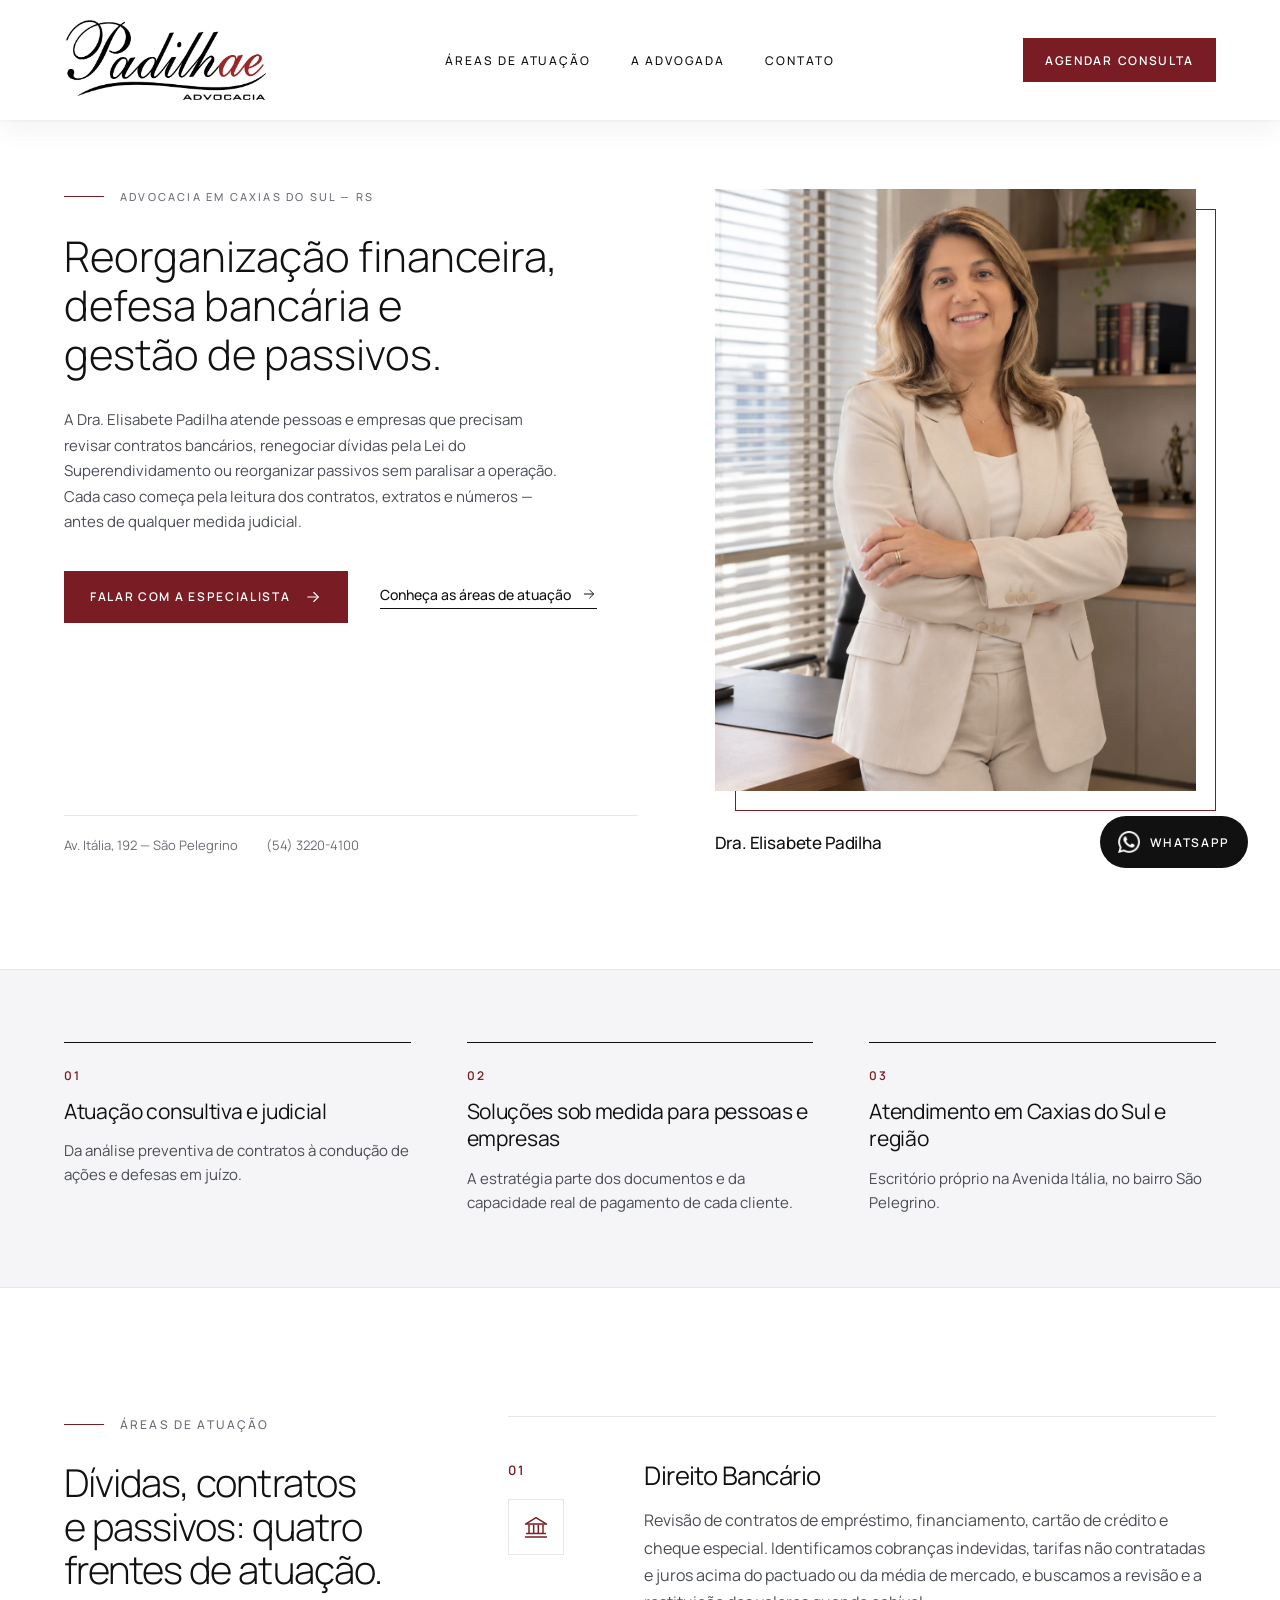
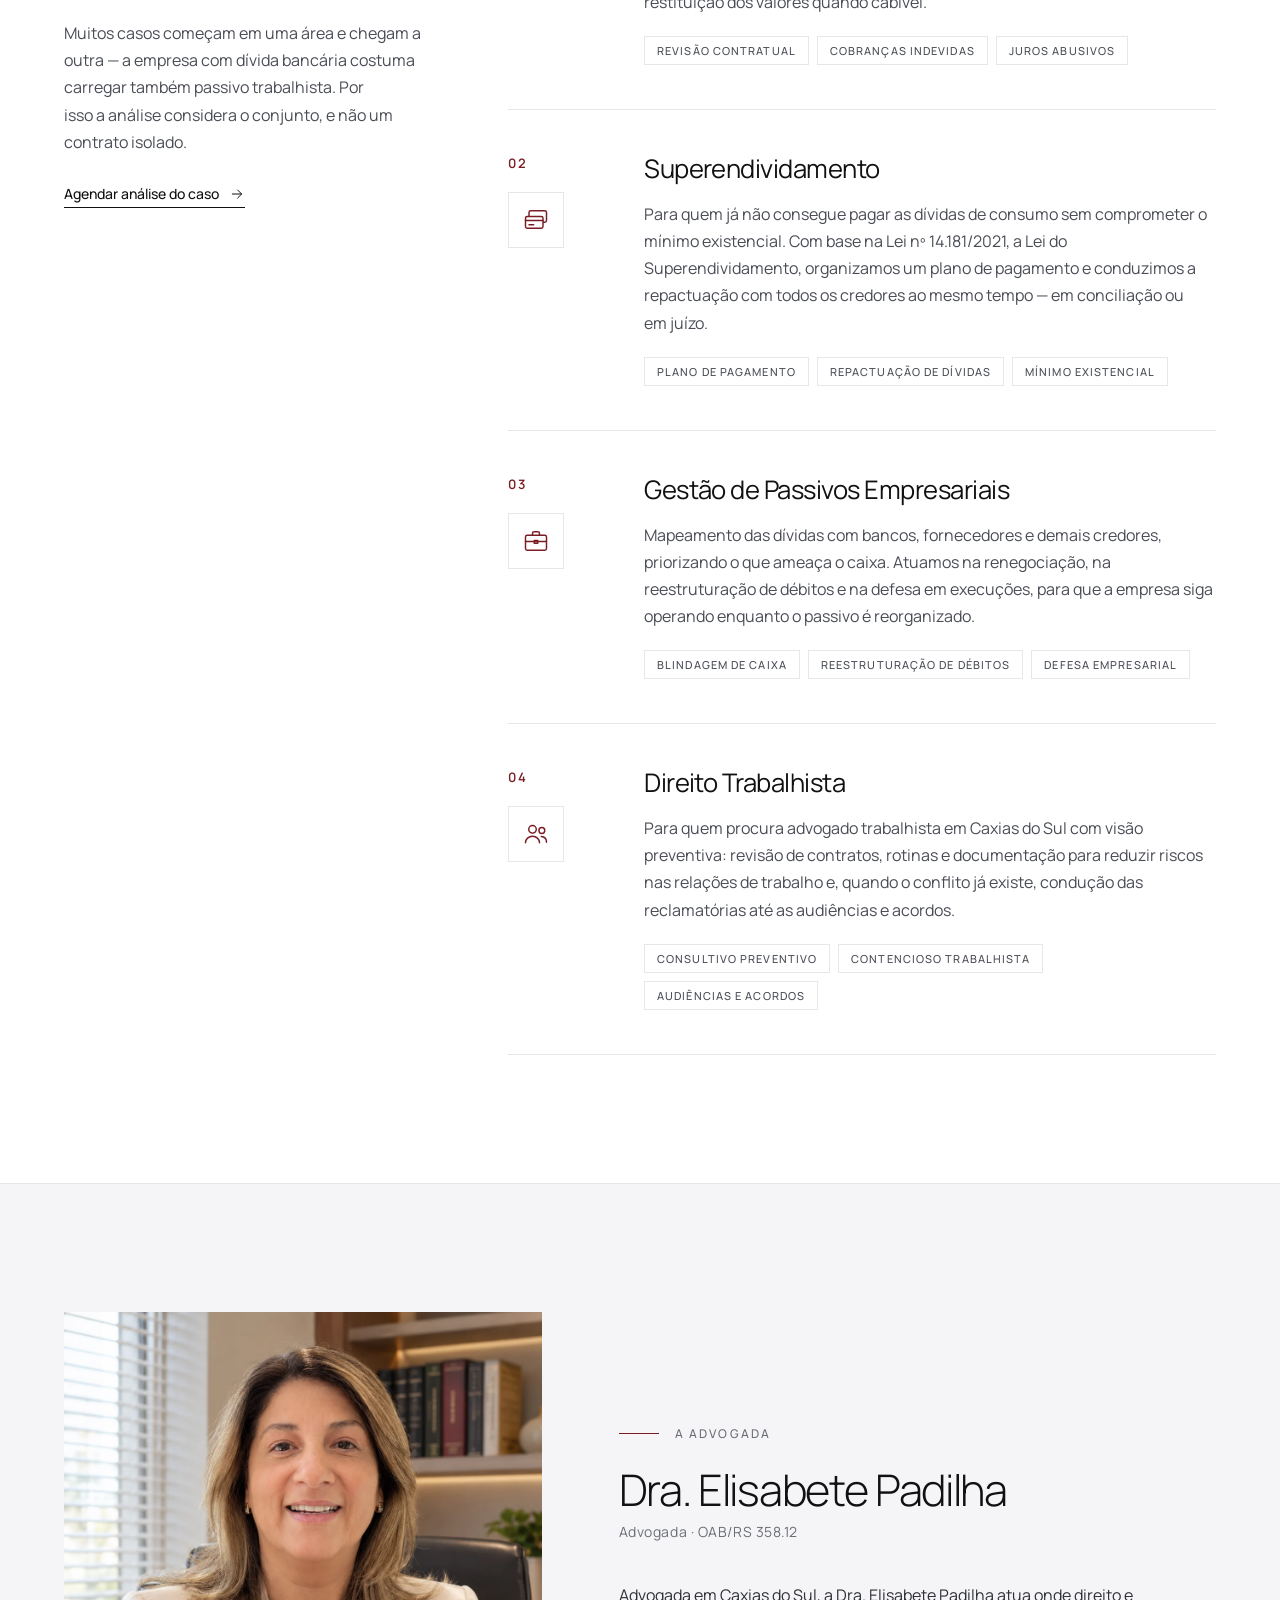
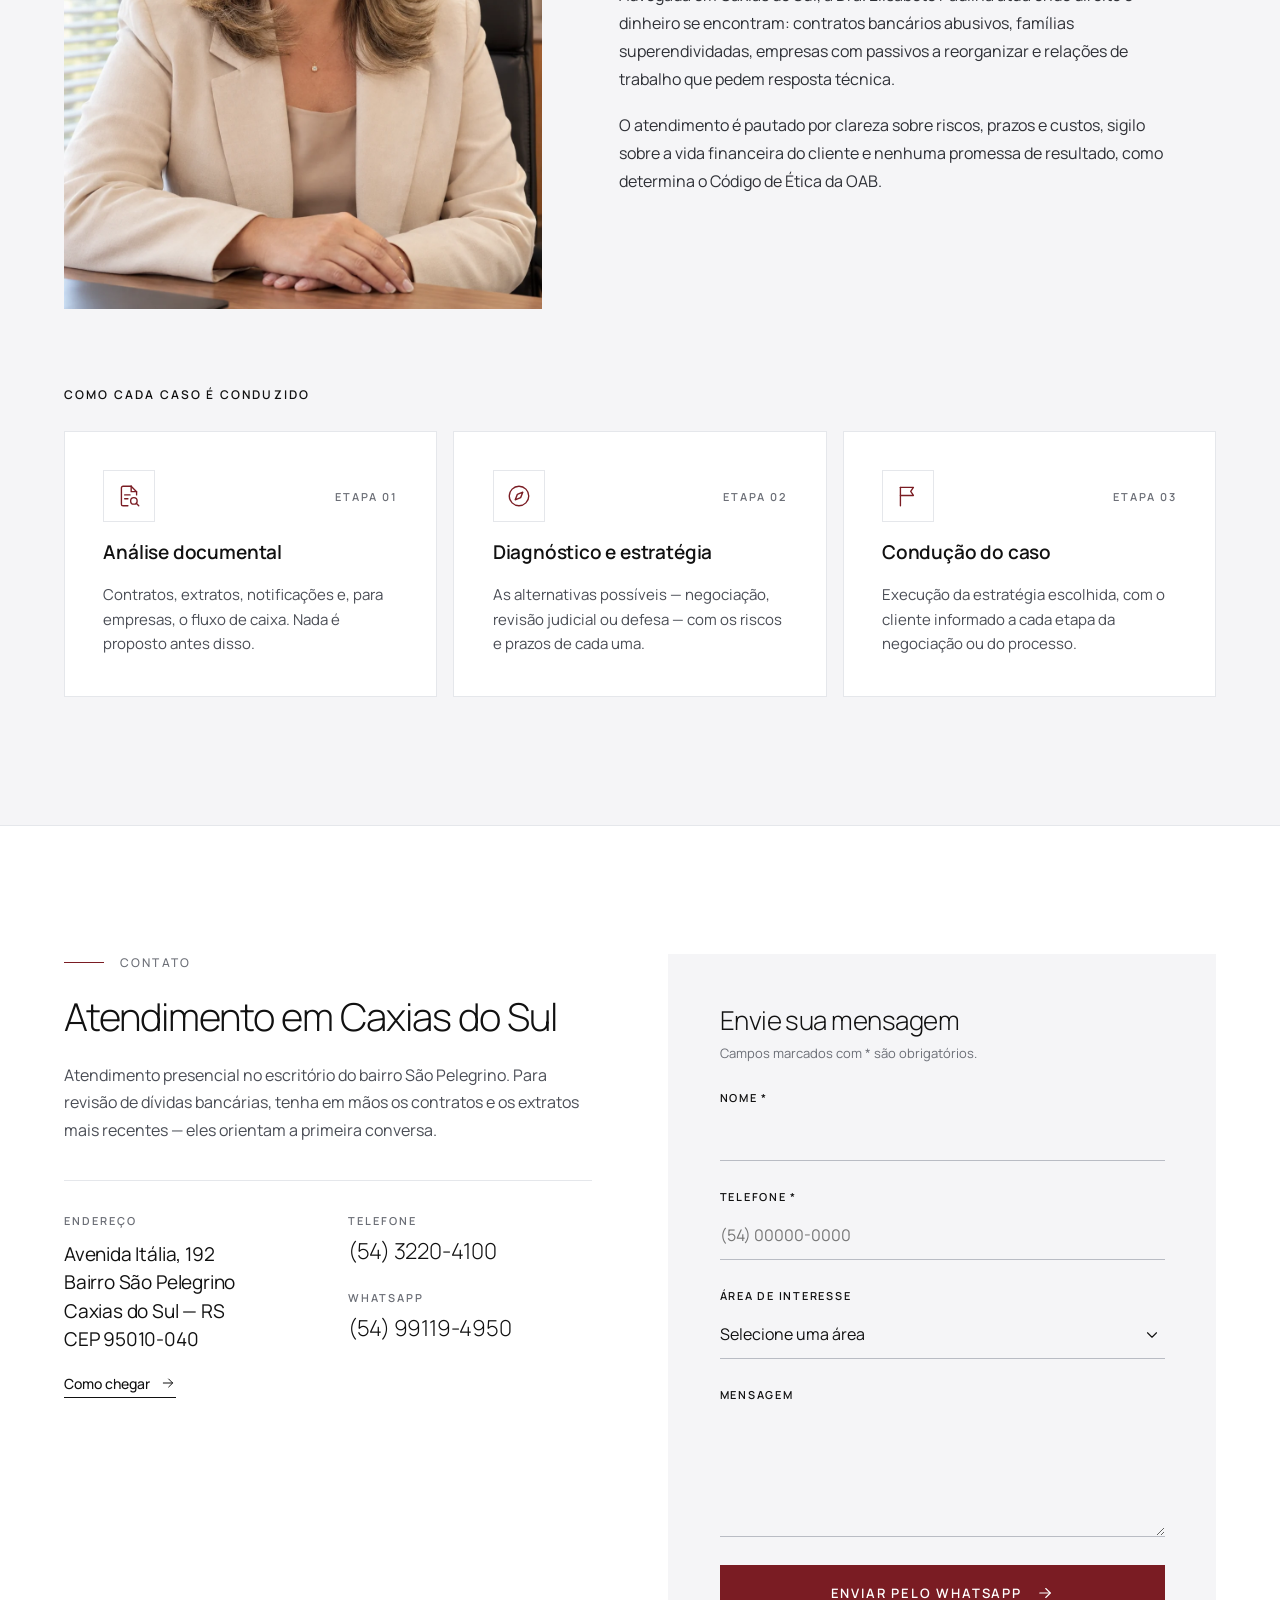
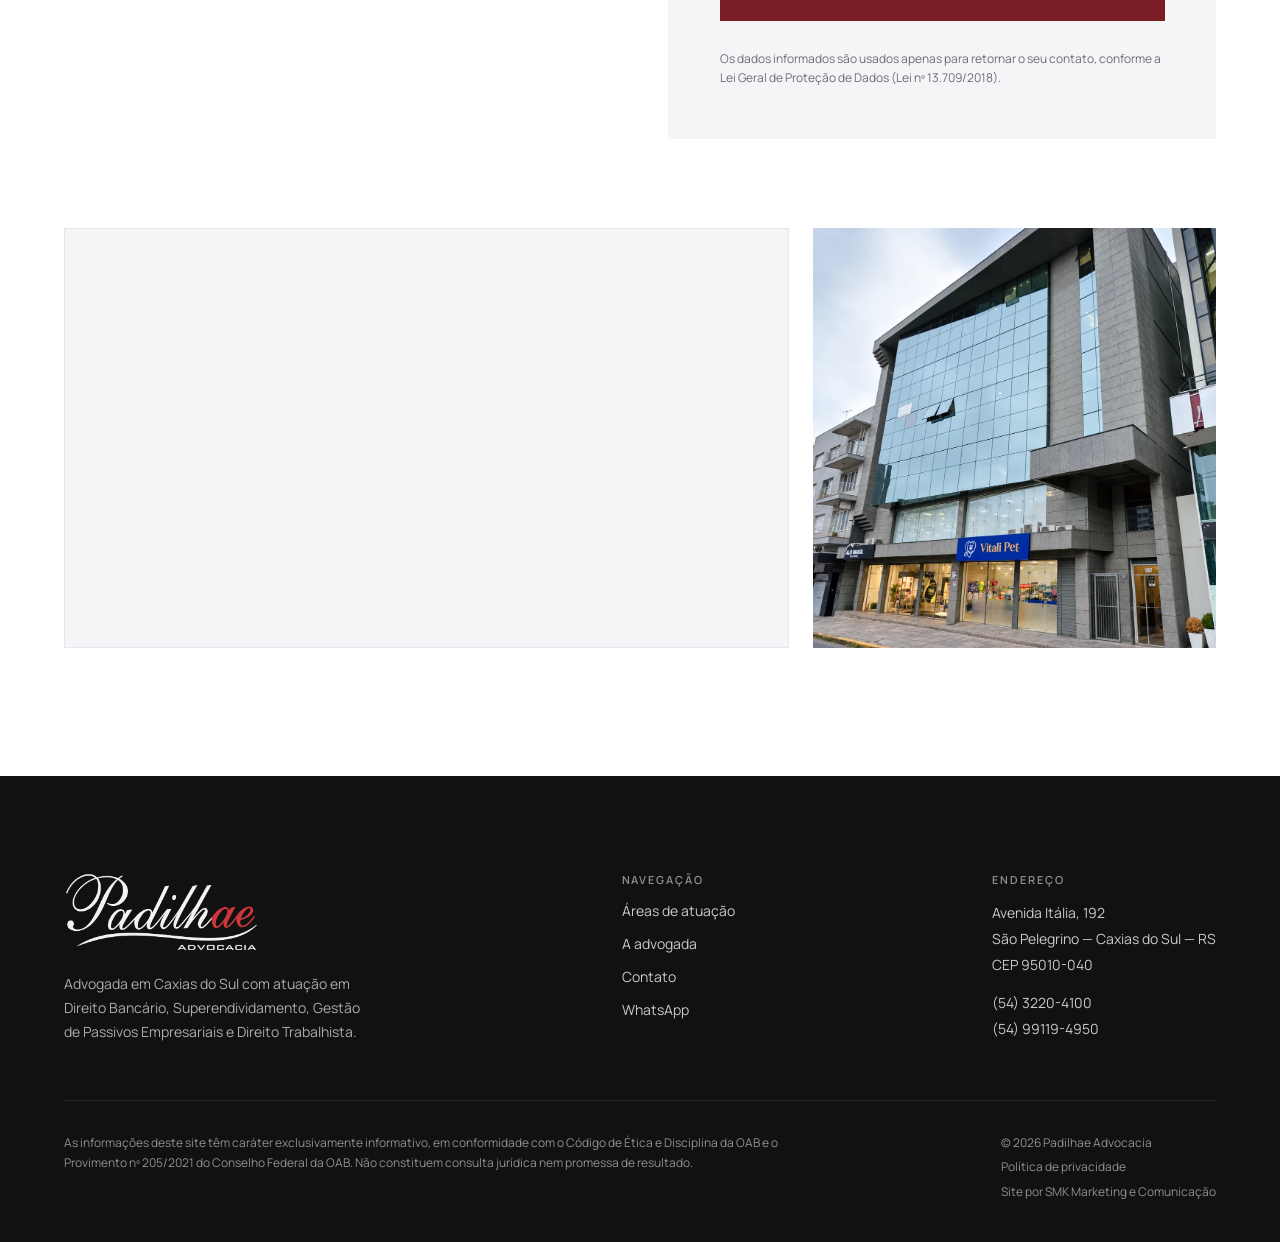
<file: index.html>
<!doctype html>
<html lang="pt-BR">
<head>
<meta charset="utf-8">
<meta name="viewport" content="width=device-width, initial-scale=1">
<title>Padilhae Advocacia | Direito Bancário e Passivos em Caxias do Sul</title>
<meta name="description" content="Escritório especializado em Direito Bancário, Superendividamento, Gestão de Passivos e Direito Trabalhista em Caxias do Sul. Agende uma consulta com a Dra. Elisabete Padilha.">
<meta name="robots" content="index, follow, max-image-preview:large">
<meta name="author" content="Padilhae Advocacia">
<meta name="geo.region" content="BR-RS">
<meta name="geo.placename" content="Caxias do Sul">
<meta name="theme-color" content="#FFFFFF">

<!-- SEO: trocar https://www.SEUDOMINIO.com.br pelo domínio definitivo em todo o projeto (passo a passo no README.md) -->
<link rel="canonical" href="https://www.SEUDOMINIO.com.br/">

<!-- Ícones -->
<link rel="icon" href="favicon.ico" sizes="any">
<link rel="icon" type="image/png" sizes="32x32" href="assets/icons/favicon-32.png">
<link rel="apple-touch-icon" href="apple-touch-icon.png">
<link rel="manifest" href="site.webmanifest">

<!-- Prévia do link (WhatsApp, Instagram, Facebook, LinkedIn) -->
<meta property="og:type" content="website">
<meta property="og:locale" content="pt_BR">
<meta property="og:site_name" content="Padilhae Advocacia">
<meta property="og:url" content="https://www.SEUDOMINIO.com.br/">
<meta property="og:title" content="Padilhae Advocacia | Dra. Elisabete Padilha — Caxias do Sul">
<meta property="og:description" content="Direito Bancário, Superendividamento, Gestão de Passivos Empresariais e Direito Trabalhista. Av. Itália, 192 — São Pelegrino, Caxias do Sul.">
<meta property="og:image" content="https://www.SEUDOMINIO.com.br/assets/img/og-image.jpg">
<meta property="og:image:type" content="image/jpeg">
<meta property="og:image:width" content="1200">
<meta property="og:image:height" content="630">
<meta property="og:image:alt" content="Dra. Elisabete Padilha — Padilhae Advocacia, OAB/RS 358.12, Advocacia em Caxias do Sul">
<meta name="twitter:card" content="summary_large_image">
<meta name="twitter:title" content="Padilhae Advocacia | Dra. Elisabete Padilha — Caxias do Sul">
<meta name="twitter:description" content="Direito Bancário, Superendividamento, Gestão de Passivos Empresariais e Direito Trabalhista. Av. Itália, 192 — São Pelegrino, Caxias do Sul.">
<meta name="twitter:image" content="https://www.SEUDOMINIO.com.br/assets/img/og-image.jpg">

<!-- Desempenho -->
<link rel="preload" as="image" href="assets/img/elisabete-hero.webp" fetchpriority="high">
<link rel="preconnect" href="https://fonts.googleapis.com">
<link rel="preconnect" href="https://fonts.gstatic.com" crossorigin>
<link href="https://fonts.googleapis.com/css2?family=Manrope:wght@200;300;400;500;600;700&amp;display=swap" rel="stylesheet">
<link rel="stylesheet" href="assets/css/styles.css">

<!-- Dados estruturados para o Google (escritório, advogada e site) -->
<script type="application/ld+json">
{
  "@context": "https://schema.org",
  "@graph": [
    {
      "@type": "LegalService",
      "@id": "https://www.SEUDOMINIO.com.br/#escritorio",
      "name": "Padilhae Advocacia",
      "description": "Escritório de advocacia em Caxias do Sul com atuação em Direito Bancário, Superendividamento, Gestão de Passivos Empresariais e Direito Trabalhista.",
      "url": "https://www.SEUDOMINIO.com.br/",
      "image": "https://www.SEUDOMINIO.com.br/assets/img/og-image.jpg",
      "logo": "https://www.SEUDOMINIO.com.br/assets/brand/logo-padilhae.png",
      "telephone": "+55-54-3220-4100",
      "address": {
        "@type": "PostalAddress",
        "streetAddress": "Avenida Itália, 192 - São Pelegrino",
        "addressLocality": "Caxias do Sul",
        "addressRegion": "RS",
        "postalCode": "95010-040",
        "addressCountry": "BR"
      },
      "hasMap": "https://www.google.com/maps/search/?api=1&query=Avenida+It%C3%A1lia+192+S%C3%A3o+Pelegrino+Caxias+do+Sul+RS",
      "areaServed": {
        "@type": "City",
        "name": "Caxias do Sul"
      },
      "knowsAbout": [
        "Direito Bancário",
        "Superendividamento",
        "Gestão de Passivos Empresariais",
        "Direito Trabalhista"
      ],
      "founder": {
        "@id": "https://www.SEUDOMINIO.com.br/#elisabete-padilha"
      },
      "contactPoint": {
        "@type": "ContactPoint",
        "telephone": "+55-54-99119-4950",
        "contactType": "customer service",
        "availableLanguage": "Portuguese"
      }
    },
    {
      "@type": "Person",
      "@id": "https://www.SEUDOMINIO.com.br/#elisabete-padilha",
      "name": "Elisabete Padilha",
      "honorificPrefix": "Dra.",
      "jobTitle": "Advogada",
      "identifier": "OAB/RS 358.12",
      "image": "https://www.SEUDOMINIO.com.br/assets/img/elisabete-hero.webp",
      "worksFor": {
        "@id": "https://www.SEUDOMINIO.com.br/#escritorio"
      }
    },
    {
      "@type": "WebSite",
      "@id": "https://www.SEUDOMINIO.com.br/#site",
      "url": "https://www.SEUDOMINIO.com.br/",
      "name": "Padilhae Advocacia",
      "inLanguage": "pt-BR",
      "publisher": {
        "@id": "https://www.SEUDOMINIO.com.br/#escritorio"
      }
    }
  ]
}
</script>
</head>
<body>
<div class="page-1">

<header class="header-1 site-header">
  <div class="header-2 header-inner">
    <div class="header-3">
      <a class="header-4" href="#inicio" aria-label="Padilhae Advocacia — voltar ao início">
        <img src="assets/brand/logo-padilhae.webp" alt="Padilhae Advocacia" width="640" height="263" class="header-5 site-logo">
      </a>
    </div>
    <nav aria-label="Navegação principal" class="header-6 nav-links">
        <a class="header-7 nav-link" href="#atuacao">Áreas de atuação</a>
        <a class="header-7 nav-link" href="#sobre">A advogada</a>
        <a class="header-7 nav-link" href="#contato">Contato</a>
    </nav>
    <div class="header-8">
      <a class="header-9 btn-wine" href="#contato"><span>Agendar</span><span class="hide-sm">consulta</span></a>
    </div>
  </div>
</header>

<main>

<section class="hero-1" id="inicio" aria-labelledby="hero-title">
  <div class="hero-2 hero-row">
    <div class="hero-3 hero-copy">
      <div class="hero-4 hero-group">
      <div class="hero-5 hero-eyebrow">
        <span class="hero-6 hero-rule" aria-hidden="true"></span>
        <span class="hero-7">Advocacia em Caxias do Sul — RS</span>
      </div>
      <h1 class="hero-8" id="hero-title">Reorganização financeira, defesa bancária e gestão de passivos.</h1>
      <p class="hero-9 hero-desc">A Dra. Elisabete Padilha atende pessoas e empresas que precisam revisar contratos bancários, renegociar dívidas pela Lei do Superendividamento ou reorganizar passivos sem paralisar a operação. Cada caso começa pela leitura dos contratos, extratos e números — antes de qualquer medida judicial.</p>
      <div class="hero-10 hero-ctas">
        <a class="hero-11 btn-wine" href="https://wa.me/5554991194950" target="_blank" rel="noopener">
          <span>Falar com a especialista</span>
          <svg width="18" height="18" viewBox="0 0 24 24" fill="none" stroke="currentColor" stroke-width="1.5" stroke-linecap="round" stroke-linejoin="round" aria-hidden="true"><path d="M5 12h14"></path><path d="M13 6l6 6-6 6"></path></svg>
        </a>
        <a class="hero-12 text-link" href="#atuacao">
          <span>Conheça as áreas de atuação</span>
          <svg width="16" height="16" viewBox="0 0 24 24" fill="none" stroke="currentColor" stroke-width="1.5" stroke-linecap="round" stroke-linejoin="round" aria-hidden="true"><path d="M5 12h14"></path><path d="M13 6l6 6-6 6"></path></svg>
        </a>
      </div>
      </div>
      <div class="hero-13 hero-meta">
        <span>Av. Itália, 192 — São Pelegrino</span>
        <a href="tel:+555432204100">(54) 3220-4100</a>
      </div>
    </div>

    <figure class="hero-14 hero-figure">
      <div class="hero-15">
        <div class="hero-16" aria-hidden="true"></div>
        <img class="hero-17" src="assets/img/elisabete-hero.webp" fetchpriority="high" alt="Dra. Elisabete Padilha de braços cruzados em seu escritório" width="1122" height="1402">
      </div>
      <figcaption class="hero-18 hero-cap">
        <span class="hero-19">Dra. Elisabete Padilha</span>
        <span class="hero-20">OAB/RS 358.12</span>
      </figcaption>
    </figure>
  </div>
</section>

<section class="diferenciais-1" aria-label="Diferenciais do escritório">
  <div class="diferenciais-2">
    <ul class="diferenciais-3">
      <li class="diferenciais-4">
        <span class="diferenciais-5">01</span>
        <span class="diferenciais-6">Atuação consultiva e judicial</span>
        <span class="diferenciais-7">Da análise preventiva de contratos à condução de ações e defesas em juízo.</span>
      </li>
      <li class="diferenciais-4">
        <span class="diferenciais-5">02</span>
        <span class="diferenciais-6">Soluções sob medida para pessoas e empresas</span>
        <span class="diferenciais-7">A estratégia parte dos documentos e da capacidade real de pagamento de cada cliente.</span>
      </li>
      <li class="diferenciais-4">
        <span class="diferenciais-5">03</span>
        <span class="diferenciais-6">Atendimento em Caxias do Sul e região</span>
        <span class="diferenciais-7">Escritório próprio na Avenida Itália, no bairro São Pelegrino.</span>
      </li>
    </ul>
  </div>
</section>

<section id="atuacao" aria-labelledby="atuacao-title">
  <div class="areas-1">
    <div class="areas-2 sticky-col areas-intro">
      <div class="areas-3 sec-eyebrow">
        <span class="hero-6 sec-rule" aria-hidden="true"></span>
        <span>Áreas de atuação</span>
      </div>
      <h2 class="areas-4" id="atuacao-title">Dívidas, contratos e passivos: quatro frentes de atuação.</h2>
      <p class="areas-5">Muitos casos começam em uma área e chegam a outra — a empresa com dívida bancária costuma carregar também passivo trabalhista. Por isso a análise considera o conjunto, e não um contrato isolado.</p>
      <a class="areas-6 text-link" href="#contato">
        <span>Agendar análise do caso</span>
        <svg width="16" height="16" viewBox="0 0 24 24" fill="none" stroke="currentColor" stroke-width="1.5" stroke-linecap="round" stroke-linejoin="round" aria-hidden="true"><path d="M5 12h14"></path><path d="M13 6l6 6-6 6"></path></svg>
      </a>
    </div>

    <ol class="areas-7">
      <li class="areas-8 area-row">
        <div class="areas-9">
          <span class="areas-10">01</span>
          <div class="areas-11" aria-hidden="true"><svg width="28" height="28" viewBox="0 0 24 24" fill="none" stroke="currentColor" stroke-width="1.25" stroke-linecap="round" stroke-linejoin="round"><path d="M3 9.5L12 4l9 5.5"></path><path d="M4 9.5h16"></path><path d="M6 10.5v6.5"></path><path d="M10 10.5v6.5"></path><path d="M14 10.5v6.5"></path><path d="M18 10.5v6.5"></path><path d="M4 17.5h16"></path><path d="M3 20.5h18"></path></svg></div>
        </div>
        <div class="areas-12">
          <h3 class="areas-13 area-title">Direito Bancário</h3>
          <p class="areas-14">Revisão de contratos de empréstimo, financiamento, cartão de crédito e cheque especial. Identificamos cobranças indevidas, tarifas não contratadas e juros acima do pactuado ou da média de mercado, e buscamos a revisão e a restituição dos valores quando cabível.</p>
          <ul class="areas-15">
            <li class="areas-16">Revisão contratual</li>
            <li class="areas-16">Cobranças indevidas</li>
            <li class="areas-16">Juros abusivos</li>
          </ul>
        </div>
      </li>

      <li class="areas-8 area-row">
        <div class="areas-9">
          <span class="areas-10">02</span>
          <div class="areas-11" aria-hidden="true"><svg width="28" height="28" viewBox="0 0 24 24" fill="none" stroke="currentColor" stroke-width="1.25" stroke-linecap="round" stroke-linejoin="round"><rect x="6" y="4" width="15" height="10" rx="1.5"></rect><rect x="3" y="9" width="15" height="10" rx="1.5" fill="#FFFFFF"></rect><path d="M3 12.5h15"></path><path d="M6 16h4"></path></svg></div>
        </div>
        <div class="areas-12">
          <h3 class="areas-13 area-title">Superendividamento</h3>
          <p class="areas-14">Para quem já não consegue pagar as dívidas de consumo sem comprometer o mínimo existencial. Com base na Lei nº 14.181/2021, a Lei do Superendividamento, organizamos um plano de pagamento e conduzimos a repactuação com todos os credores ao mesmo tempo — em conciliação ou em juízo.</p>
          <ul class="areas-15">
            <li class="areas-16">Plano de pagamento</li>
            <li class="areas-16">Repactuação de dívidas</li>
            <li class="areas-16">Mínimo existencial</li>
          </ul>
        </div>
      </li>

      <li class="areas-8 area-row">
        <div class="areas-9">
          <span class="areas-10">03</span>
          <div class="areas-11" aria-hidden="true"><svg width="28" height="28" viewBox="0 0 24 24" fill="none" stroke="currentColor" stroke-width="1.25" stroke-linecap="round" stroke-linejoin="round"><rect x="3" y="7" width="18" height="13" rx="1.5"></rect><path d="M9 7V5.5A1.5 1.5 0 0 1 10.5 4h3A1.5 1.5 0 0 1 15 5.5V7"></path><path d="M3 12.5h18"></path><path d="M10.5 11.5h3v2.5h-3z"></path></svg></div>
        </div>
        <div class="areas-12">
          <h3 class="areas-13 area-title">Gestão de Passivos Empresariais</h3>
          <p class="areas-14">Mapeamento das dívidas com bancos, fornecedores e demais credores, priorizando o que ameaça o caixa. Atuamos na renegociação, na reestruturação de débitos e na defesa em execuções, para que a empresa siga operando enquanto o passivo é reorganizado.</p>
          <ul class="areas-15">
            <li class="areas-16">Blindagem de caixa</li>
            <li class="areas-16">Reestruturação de débitos</li>
            <li class="areas-16">Defesa empresarial</li>
          </ul>
        </div>
      </li>

      <li class="areas-8 area-row">
        <div class="areas-9">
          <span class="areas-10">04</span>
          <div class="areas-11" aria-hidden="true"><svg width="28" height="28" viewBox="0 0 24 24" fill="none" stroke="currentColor" stroke-width="1.25" stroke-linecap="round" stroke-linejoin="round"><circle cx="9" cy="8" r="3.25"></circle><path d="M3 19.5c0-3.3 2.7-5.5 6-5.5s6 2.2 6 5.5"></path><circle cx="17" cy="9" r="2.5"></circle><path d="M16.5 14.2c2.7 0.2 4.5 2 4.5 4.8"></path></svg></div>
        </div>
        <div class="areas-12">
          <h3 class="areas-13 area-title">Direito Trabalhista</h3>
          <p class="areas-14">Para quem procura advogado trabalhista em Caxias do Sul com visão preventiva: revisão de contratos, rotinas e documentação para reduzir riscos nas relações de trabalho e, quando o conflito já existe, condução das reclamatórias até as audiências e acordos.</p>
          <ul class="areas-15">
            <li class="areas-16">Consultivo preventivo</li>
            <li class="areas-16">Contencioso trabalhista</li>
            <li class="areas-16">Audiências e acordos</li>
          </ul>
        </div>
      </li>
    </ol>
  </div>
</section>

<section class="sobre-1" id="sobre" aria-labelledby="sobre-title">
  <div class="sobre-2">
    <figure class="sobre-3">
      <img class="sobre-4" src="assets/img/elisabete-sobre.webp" loading="lazy" decoding="async" alt="Dra. Elisabete Padilha em sua mesa no escritório em Caxias do Sul" width="1122" height="1402">
    </figure>

    <div class="sobre-5">
      <div class="sobre-6">
        <div class="areas-3">
          <span class="hero-6" aria-hidden="true"></span>
          <span>A advogada</span>
        </div>
        <div class="sobre-7">
          <h2 class="sobre-8" id="sobre-title">Dra. Elisabete Padilha</h2>
          <p class="sobre-9">Advogada · OAB/RS 358.12</p>
        </div>
      </div>

      <div class="sobre-10">
        <p class="sobre-11">Advogada em Caxias do Sul, a Dra. Elisabete Padilha atua onde direito e dinheiro se encontram: contratos bancários abusivos, famílias superendividadas, empresas com passivos a reorganizar e relações de trabalho que pedem resposta técnica.</p>
        <p class="sobre-11">O atendimento é pautado por clareza sobre riscos, prazos e custos, sigilo sobre a vida financeira do cliente e nenhuma promessa de resultado, como determina o Código de Ética da OAB.</p>
      </div>
    </div>

    <div class="sobre-12">
      <h3 class="sobre-13">Como cada caso é conduzido</h3>
      <ol class="sobre-14">
        <li class="sobre-15 step-card">
          <div class="sobre-16">
            <div class="sobre-17" aria-hidden="true"><svg width="26" height="26" viewBox="0 0 24 24" fill="none" stroke="currentColor" stroke-width="1.25" stroke-linecap="round" stroke-linejoin="round"><path d="M14 3H6.5A1.5 1.5 0 0 0 5 4.5v15A1.5 1.5 0 0 0 6.5 21H11"></path><path d="M14 3l5 5v3"></path><path d="M14 3v5h5"></path><path d="M8 11h5"></path><path d="M8 14.5h3"></path><circle cx="16.5" cy="16.5" r="3"></circle><path d="M18.7 18.7L21 21"></path></svg></div>
            <span class="sobre-18">Etapa 01</span>
          </div>
          <span class="sobre-19">Análise documental</span>
          <span class="sobre-20">Contratos, extratos, notificações e, para empresas, o fluxo de caixa. Nada é proposto antes disso.</span>
        </li>
        <li class="sobre-15 step-card">
          <div class="sobre-16">
            <div class="sobre-17" aria-hidden="true"><svg width="26" height="26" viewBox="0 0 24 24" fill="none" stroke="currentColor" stroke-width="1.25" stroke-linecap="round" stroke-linejoin="round"><circle cx="12" cy="12" r="9"></circle><path d="M15.5 8.5l-2 5-5 2 2-5z"></path></svg></div>
            <span class="sobre-18">Etapa 02</span>
          </div>
          <span class="sobre-19">Diagnóstico e estratégia</span>
          <span class="sobre-20">As alternativas possíveis — negociação, revisão judicial ou defesa — com os riscos e prazos de cada uma.</span>
        </li>
        <li class="sobre-15 step-card">
          <div class="sobre-16">
            <div class="sobre-17" aria-hidden="true"><svg width="26" height="26" viewBox="0 0 24 24" fill="none" stroke="currentColor" stroke-width="1.25" stroke-linecap="round" stroke-linejoin="round"><path d="M5 21V4"></path><path d="M5 4h12l-2.5 3.75L17 11.5H5"></path></svg></div>
            <span class="sobre-18">Etapa 03</span>
          </div>
          <span class="sobre-19">Condução do caso</span>
          <span class="sobre-20">Execução da estratégia escolhida, com o cliente informado a cada etapa da negociação ou do processo.</span>
        </li>
      </ol>
    </div>
  </div>
</section>

<section id="contato" aria-labelledby="contato-title">
  <div class="contato-1">
    <div class="contato-2">
      <div class="contato-3">
        <div class="sobre-6">
          <div class="areas-3">
            <span class="hero-6" aria-hidden="true"></span>
            <span>Contato</span>
          </div>
          <h2 class="contato-4" id="contato-title">Atendimento em <span class="hero-7 line-sm">Caxias do Sul</span></h2>
          <p class="contato-5">Atendimento presencial no escritório do bairro São Pelegrino. Para revisão de dívidas bancárias, tenha em mãos os contratos e os extratos mais recentes — eles orientam a primeira conversa.</p>
        </div>

        <address class="contato-6">
          <div class="contato-7">
            <span class="sobre-18">Endereço</span>
            <div class="contato-8">
              <span>Avenida Itália, 192</span>
              <span>Bairro São Pelegrino</span>
              <span>Caxias do Sul — RS</span>
              <span>CEP 95010-040</span>
            </div>
            <a class="contato-9 text-link" href="https://www.google.com/maps/search/?api=1&amp;query=Avenida+It%C3%A1lia+192+S%C3%A3o+Pelegrino+Caxias+do+Sul+RS" target="_blank" rel="noopener">
              <span>Como chegar</span>
              <svg width="16" height="16" viewBox="0 0 24 24" fill="none" stroke="currentColor" stroke-width="1.5" stroke-linecap="round" stroke-linejoin="round" aria-hidden="true"><path d="M5 12h14"></path><path d="M13 6l6 6-6 6"></path></svg>
            </a>
          </div>
          <div class="sobre-6">
            <div class="sobre-7">
              <span class="sobre-18">Telefone</span>
              <a class="contato-10" href="tel:+555432204100">(54) 3220-4100</a>
            </div>
            <div class="sobre-7">
              <span class="sobre-18">WhatsApp</span>
              <a class="contato-10" href="https://wa.me/5554991194950" target="_blank" rel="noopener">(54) 99119-4950</a>
            </div>          </div>
        </address>
      </div>

      <form class="contato-11" id="contact-form" aria-labelledby="form-title">
        <div class="sobre-7">
          <h3 class="contato-12" id="form-title">Envie sua mensagem</h3>
          <p class="contato-13">Campos marcados com * são obrigatórios.</p>
        </div>
        <div class="sobre-7">
          <label class="contato-14" for="f-nome">Nome *</label>
          <input id="f-nome" name="nome" type="text" autocomplete="name" required class="contato-15 field">
        </div>
        <div class="sobre-7">
          <label class="contato-14" for="f-telefone">Telefone *</label>
          <input id="f-telefone" name="telefone" type="tel" autocomplete="tel" required placeholder="(54) 00000-0000" class="contato-15 field">
        </div>
        <div class="sobre-7">
          <label class="contato-14" for="f-area">Área de interesse</label>
          <div class="contato-16">
            <select id="f-area" name="area" class="contato-17 field">
              <option value="">Selecione uma área</option>
              <option value="bancario">Direito Bancário</option>
              <option value="superendividamento">Superendividamento</option>
              <option value="passivos">Gestão de Passivos Empresariais</option>
              <option value="trabalhista">Direito Trabalhista</option>
              <option value="outro">Outro assunto</option>
            </select>
            <svg class="contato-18" width="18" height="18" viewBox="0 0 24 24" fill="none" stroke="#111111" stroke-width="1.5" stroke-linecap="round" stroke-linejoin="round" aria-hidden="true"><path d="M6 9l6 6 6-6"></path></svg>
          </div>
        </div>
        <div class="sobre-7">
          <label class="contato-14" for="f-mensagem">Mensagem</label>
          <textarea id="f-mensagem" name="mensagem" rows="4" class="contato-19 field"></textarea>
        </div>
        <button type="submit" class="contato-20 btn-wine">
          <span>Enviar pelo WhatsApp</span>
          <svg width="18" height="18" viewBox="0 0 24 24" fill="none" stroke="currentColor" stroke-width="1.5" stroke-linecap="round" stroke-linejoin="round" aria-hidden="true"><path d="M5 12h14"></path><path d="M13 6l6 6-6 6"></path></svg>
        </button>
        <p class="contato-21">Os dados informados são usados apenas para retornar o seu contato, conforme a Lei Geral de Proteção de Dados (Lei nº 13.709/2018).</p>
      </form>
    </div>

    <div class="contato-22">
      <div class="contato-23">
        <iframe class="contato-24" src="https://www.google.com/maps?q=Avenida%20It%C3%A1lia%2C%20192%20-%20S%C3%A3o%20Pelegrino%2C%20Caxias%20do%20Sul%20-%20RS%2C%2095010-040&amp;output=embed" title="Mapa: Padilhae Advocacia, Av. Itália, 192 — São Pelegrino, Caxias do Sul" loading="lazy" referrerpolicy="no-referrer-when-downgrade" allowfullscreen></iframe>
      </div>
      <div class="contato-25">
        <img class="contato-26" src="assets/img/fachada-escritorio.webp" loading="lazy" decoding="async" alt="Fachada do prédio do escritório na Avenida Itália, 192, bairro São Pelegrino, Caxias do Sul" width="1094" height="1438">
      </div>
    </div>
  </div>
</section>

</main>

<footer class="footer-1 site-footer">
  <div class="footer-2">
    <div class="footer-3">
      <div class="footer-4">
        <img class="footer-5 foot-logo" src="assets/brand/logo-padilhae-branco.webp" loading="lazy" decoding="async" alt="Padilhae Advocacia" width="640" height="263">
        <p class="footer-6">Advogada em Caxias do Sul com atuação em Direito Bancário, Superendividamento, Gestão de Passivos Empresariais e Direito Trabalhista.</p>
      </div>
      <nav class="footer-7" aria-label="Rodapé">
        <span class="footer-8">Navegação</span>
        <a class="footer-9 foot-link" href="#atuacao">Áreas de atuação</a>
        <a class="footer-9 foot-link" href="#sobre">A advogada</a>
        <a class="footer-9 foot-link" href="#contato">Contato</a>
        <a class="footer-9 foot-link" href="https://wa.me/5554991194950" target="_blank" rel="noopener">WhatsApp</a>
      </nav>
      <div class="footer-7">
        <span class="footer-8">Endereço</span>
        <div class="footer-10">
          <span>Avenida Itália, 192</span>
          <span>São Pelegrino — Caxias do Sul — RS</span>
          <span>CEP 95010-040</span>
        </div>
        <div class="footer-10">
          <a class="footer-11 foot-link" href="tel:+555432204100">(54) 3220-4100</a>
          <a class="footer-11 foot-link" href="https://wa.me/5554991194950" target="_blank" rel="noopener">(54) 99119-4950</a>
        </div>
      </div>    </div>
    <div class="footer-12">
      <p class="footer-13">As informações deste site têm caráter exclusivamente informativo, em conformidade com o Código de Ética e Disciplina da OAB e o Provimento nº 205/2021 do Conselho Federal da OAB. Não constituem consulta jurídica nem promessa de resultado.</p>
      <div class="footer-14">
        <span>© 2026 Padilhae Advocacia</span>
        <a class="footer-15 foot-link" href="#">Política de privacidade</a>
        <span>Site por SMK Marketing e Comunicação</span>
      </div>
    </div>
  </div>
</footer>

<a class="whatsapp-1 wa-float" href="https://wa.me/5554991194950" target="_blank" rel="noopener" aria-label="Conversar pelo WhatsApp: (54) 99119-4950">
  <img class="whatsapp-2" src="assets/icons/whatsapp.png" alt="" aria-hidden="true" width="22" height="22">
  <span class="hide-sm">WhatsApp</span>
</a>

</div>

<script src="assets/js/main.js" defer></script>
</body>
</html>
</file>
<file: assets/css/styles.css>
/* Padilhae Advocacia — estilos do site
   Cores: carvão #111111 · bordô #7A1C23 · off-white #F5F5F7 · linhas #E5E7EB
   Fonte: Manrope (Google Fonts) */

/* ---------- 1. Base ---------- */
body{margin:0;background:#FFFFFF;color:#111111;font-family:'Manrope',ui-sans-serif,system-ui,-apple-system,'Segoe UI',sans-serif;-webkit-font-smoothing:antialiased}
*{box-sizing:border-box}
html{scroll-behavior:smooth}
section{scroll-margin-top:88px}
a{color:inherit;text-decoration:none}

/* ---------- 2. Topo / menu ---------- */
.header-1 {
  position: sticky;
  top: 0;
  z-index: 40;
  background: rgba(255, 255, 255, 0.86);
  backdrop-filter: blur(14px) saturate(140%);
  -webkit-backdrop-filter: blur(14px) saturate(140%);
  box-shadow: 0 1px 2px rgba(17, 17, 17, 0.04), 0 8px 28px rgba(17, 17, 17, 0.06);
}
.header-2 {
  max-width: 1280px;
  margin: 0 auto;
  padding: 18px clamp(20px, 5vw, 64px);
  display: flex;
  align-items: center;
  gap: 24px;
  transition: padding 0.35s ease;
}
.header-3 {
  flex: 1 1 0;
  min-width: 0;
  display: flex;
  align-items: center;
}
.header-4 {
  display: flex;
  align-items: center;
}
.header-5 {
  display: block;
  height: clamp(64px, 7vw, 84px);
  width: auto;
  transition: height 0.35s ease;
}
.header-6 {
  flex: 0 0 auto;
  display: flex;
  align-items: center;
  gap: 40px;
}
.header-7 {
  font-size: 12px;
  font-weight: 500;
  letter-spacing: 0.16em;
  text-transform: uppercase;
}
.header-8 {
  flex: 1 1 0;
  min-width: 0;
  display: flex;
  justify-content: flex-end;
}
.header-9 {
  display: inline-flex;
  align-items: center;
  gap: 0.4em;
  min-height: 44px;
  padding: 0 22px;
  background: #7A1C23;
  color: #FFFFFF;
  font-size: 12px;
  font-weight: 600;
  letter-spacing: 0.14em;
  text-transform: uppercase;
  white-space: nowrap;
}

/* ---------- 2. Hero ---------- */
.hero-1 {
  border-bottom: 1px solid #E5E7EB;
}
.hero-2 {
  max-width: 1280px;
  margin: 0 auto;
  padding: clamp(46px, 5.4vw, 82px) clamp(20px, 5vw, 64px) clamp(80px, 9vw, 136px);
  display: flex;
  flex-wrap: wrap;
  align-items: stretch;
  gap: clamp(48px, 6vw, 96px);
}
.hero-3 {
  flex: 1.15 1 480px;
  min-width: 0;
  display: flex;
  flex-direction: column;
  justify-content: space-between;
  gap: 40px;
}
.hero-4 {
  display: flex;
  flex-direction: column;
  gap: 28px;
}
.hero-5 {
  display: flex;
  align-items: center;
  gap: 16px;
  font-size: 11px;
  font-weight: 500;
  letter-spacing: 0.2em;
  text-transform: uppercase;
  color: #6B6E76;
}
.hero-6 {
  display: block;
  width: 40px;
  height: 1px;
  background: #7A1C23;
}
.hero-7 {
  white-space: nowrap;
}
.hero-8 {
  margin: 0;
  font-weight: 300;
  font-size: clamp(32px, 3.3vw, 48px);
  line-height: 1.16;
  letter-spacing: 0;
  color: #111111;
  text-wrap: balance;
}
.hero-9 {
  margin: 0;
  max-width: 500px;
  font-size: 15px;
  line-height: 1.7;
  color: #4A4D55;
  text-wrap: pretty;
}
.hero-10 {
  display: flex;
  flex-wrap: wrap;
  align-items: center;
  gap: 20px 32px;
  padding-top: 8px;
}
.hero-11 {
  display: inline-flex;
  align-items: center;
  gap: 14px;
  min-height: 52px;
  padding: 0 26px;
  background: #7A1C23;
  color: #FFFFFF;
  font-size: 12px;
  font-weight: 600;
  letter-spacing: 0.14em;
  text-transform: uppercase;
}
.hero-12 {
  display: inline-flex;
  align-items: center;
  gap: 10px;
  padding-bottom: 4px;
  border-bottom: 1px solid #111111;
  color: #111111;
  font-size: 14px;
  font-weight: 500;
}
.hero-13 {
  display: flex;
  flex-wrap: wrap;
  gap: 8px 28px;
  padding-top: 20px;
  border-top: 1px solid #E5E7EB;
  font-size: 13px;
  color: #6B6E76;
}
.hero-14 {
  flex: 1 1 420px;
  min-width: 0;
  margin: 0;
  display: flex;
  flex-direction: column;
  gap: 20px;
}
.hero-15 {
  position: relative;
  padding: 0 20px 20px 0;
}
.hero-16 {
  position: absolute;
  top: 20px;
  left: 20px;
  right: 0;
  bottom: 0;
  border: 1px solid #7A1C23;
}
.hero-17 {
  position: relative;
  display: block;
  width: 100%;
  height: auto;
  aspect-ratio: 4 / 5;
  object-fit: cover;
  object-position: center;
  background: #F5F5F7;
}
.hero-18 {
  display: flex;
  flex-wrap: wrap;
  align-items: baseline;
  justify-content: space-between;
  gap: 6px 16px;
  padding-right: 20px;
}
.hero-19 {
  font-size: 17px;
  font-weight: 500;
  letter-spacing: -0.01em;
}
.hero-20 {
  font-size: 13px;
  color: #6B6E76;
}

/* ---------- 2. Faixa de diferenciais ---------- */
.diferenciais-1 {
  background: #F5F5F7;
  border-bottom: 1px solid #E5E7EB;
}
.diferenciais-2 {
  max-width: 1280px;
  margin: 0 auto;
  padding: clamp(48px, 6vw, 72px) clamp(20px, 5vw, 64px);
}
.diferenciais-3 {
  list-style: none;
  margin: 0;
  padding: 0;
  display: grid;
  grid-template-columns: repeat(auto-fit, minmax(min(280px, 100%), 1fr));
  gap: 40px 56px;
}
.diferenciais-4 {
  display: flex;
  flex-direction: column;
  gap: 14px;
  padding-top: 24px;
  border-top: 1px solid #111111;
}
.diferenciais-5 {
  font-size: 12px;
  font-weight: 600;
  letter-spacing: 0.16em;
  color: #7A1C23;
}
.diferenciais-6 {
  font-size: 21px;
  font-weight: 400;
  line-height: 1.3;
  letter-spacing: -0.015em;
}
.diferenciais-7 {
  font-size: 15px;
  line-height: 1.6;
  color: #4A4D55;
}

/* ---------- 2. Áreas de atuação ---------- */
.areas-1 {
  max-width: 1280px;
  margin: 0 auto;
  padding: clamp(80px, 10vw, 140px) clamp(20px, 5vw, 64px);
  display: flex;
  flex-wrap: wrap;
  align-items: flex-start;
  gap: clamp(48px, 6vw, 96px);
}
.areas-2 {
  flex: 1 1 300px;
  min-width: 0;
  display: flex;
  flex-direction: column;
  gap: 28px;
}
.areas-3 {
  display: flex;
  align-items: center;
  gap: 16px;
  font-size: 12px;
  font-weight: 500;
  letter-spacing: 0.18em;
  text-transform: uppercase;
  color: #6B6E76;
}
.areas-4 {
  margin: 0;
  font-weight: 300;
  font-size: clamp(30px, 3vw, 44px);
  line-height: 1.14;
  letter-spacing: -0.025em;
  text-wrap: balance;
}
.areas-5 {
  margin: 0;
  font-size: 16px;
  line-height: 1.7;
  color: #4A4D55;
  text-wrap: pretty;
}
.areas-6 {
  align-self: flex-start;
  display: inline-flex;
  align-items: center;
  gap: 10px;
  padding-bottom: 4px;
  border-bottom: 1px solid #111111;
  color: #111111;
  font-size: 14px;
  font-weight: 500;
}
.areas-7 {
  flex: 2.2 1 560px;
  min-width: 0;
  list-style: none;
  margin: 0;
  padding: 0;
  border-bottom: 1px solid #E5E7EB;
}
.areas-8 {
  display: flex;
  flex-wrap: wrap;
  gap: 24px 40px;
  padding: 44px 0;
  border-top: 1px solid #E5E7EB;
}
.areas-9 {
  flex: 0 0 96px;
  display: flex;
  flex-direction: column;
  gap: 20px;
}
.areas-10 {
  font-size: 13px;
  font-weight: 600;
  letter-spacing: 0.16em;
  color: #7A1C23;
}
.areas-11 {
  width: 56px;
  height: 56px;
  border: 1px solid #E5E7EB;
  display: flex;
  align-items: center;
  justify-content: center;
  color: #7A1C23;
}
.areas-12 {
  flex: 1 1 400px;
  min-width: 0;
  display: flex;
  flex-direction: column;
  gap: 16px;
}
.areas-13 {
  margin: 0;
  font-weight: 400;
  font-size: clamp(24px, 2vw, 30px);
  line-height: 1.2;
  letter-spacing: -0.02em;
}
.areas-14 {
  margin: 0;
  max-width: 640px;
  font-size: 16px;
  line-height: 1.7;
  color: #4A4D55;
  text-wrap: pretty;
}
.areas-15 {
  list-style: none;
  margin: 0;
  padding: 4px 0 0;
  display: flex;
  flex-wrap: wrap;
  gap: 8px;
}
.areas-16 {
  padding: 6px 12px;
  border: 1px solid #E5E7EB;
  font-size: 11px;
  font-weight: 500;
  letter-spacing: 0.1em;
  text-transform: uppercase;
  color: #4A4D55;
}

/* ---------- 2. Sobre a advogada ---------- */
.sobre-1 {
  background: #F5F5F7;
  border-top: 1px solid #E5E7EB;
  border-bottom: 1px solid #E5E7EB;
}
.sobre-2 {
  max-width: 1280px;
  margin: 0 auto;
  padding: clamp(80px, 10vw, 140px) clamp(20px, 5vw, 64px);
  display: flex;
  flex-wrap: wrap;
  align-items: center;
  gap: clamp(48px, 6vw, 112px);
}
.sobre-3 {
  flex: 1 1 380px;
  min-width: 0;
  margin: 0;
  display: flex;
  flex-direction: column;
  gap: 16px;
}
.sobre-4 {
  display: block;
  width: 100%;
  height: auto;
  aspect-ratio: 4 / 5;
  object-fit: cover;
  object-position: center top;
  background: #FFFFFF;
}
.sobre-5 {
  flex: 1.2 1 480px;
  min-width: 0;
  display: flex;
  flex-direction: column;
  gap: 40px;
}
.sobre-6 {
  display: flex;
  flex-direction: column;
  gap: 24px;
}
.sobre-7 {
  display: flex;
  flex-direction: column;
  gap: 8px;
}
.sobre-8 {
  margin: 0;
  font-weight: 300;
  font-size: clamp(34px, 3.4vw, 50px);
  line-height: 1.1;
  letter-spacing: -0.03em;
}
.sobre-9 {
  margin: 0;
  font-size: 14px;
  letter-spacing: 0.04em;
  color: #6B6E76;
}
.sobre-10 {
  display: flex;
  flex-direction: column;
  gap: 18px;
  max-width: 560px;
}
.sobre-11 {
  margin: 0;
  font-size: 16px;
  line-height: 1.75;
  color: #2E3036;
  text-wrap: pretty;
}
.sobre-12 {
  flex: 1 1 100%;
  min-width: 0;
  display: flex;
  flex-direction: column;
  gap: 28px;
}
.sobre-13 {
  margin: 0;
  font-size: 12px;
  font-weight: 600;
  letter-spacing: 0.18em;
  text-transform: uppercase;
  color: #111111;
}
.sobre-14 {
  list-style: none;
  margin: 0;
  padding: 0;
  display: grid;
  grid-template-columns: repeat(auto-fit, minmax(min(280px, 100%), 1fr));
  gap: 16px;
}
.sobre-15 {
  background: #FFFFFF;
  border: 1px solid #E5E7EB;
  padding: clamp(28px, 3vw, 40px);
  display: flex;
  flex-direction: column;
  gap: 18px;
}
.sobre-16 {
  display: flex;
  align-items: center;
  justify-content: space-between;
  gap: 16px;
}
.sobre-17 {
  width: 52px;
  height: 52px;
  border: 1px solid #E5E7EB;
  display: flex;
  align-items: center;
  justify-content: center;
  color: #7A1C23;
}
.sobre-18 {
  font-size: 11px;
  font-weight: 600;
  letter-spacing: 0.18em;
  text-transform: uppercase;
  color: #6B6E76;
}
.sobre-19 {
  font-size: 19px;
  font-weight: 600;
  line-height: 1.3;
  letter-spacing: -0.01em;
  color: #111111;
}
.sobre-20 {
  font-size: 15px;
  line-height: 1.65;
  color: #4A4D55;
}

/* ---------- 2. Contato e mapa ---------- */
.contato-1 {
  max-width: 1280px;
  margin: 0 auto;
  padding: clamp(80px, 10vw, 140px) clamp(20px, 5vw, 64px);
}
.contato-2 {
  display: flex;
  flex-wrap: wrap;
  align-items: flex-start;
  gap: clamp(48px, 6vw, 96px);
}
.contato-3 {
  flex: 1 1 400px;
  min-width: 0;
  display: flex;
  flex-direction: column;
  gap: 36px;
}
.contato-4 {
  margin: 0;
  font-weight: 300;
  font-size: clamp(30px, 3vw, 44px);
  line-height: 1.14;
  letter-spacing: -0.025em;
}
.contato-5 {
  margin: 0;
  max-width: 520px;
  font-size: 16px;
  line-height: 1.7;
  color: #4A4D55;
  text-wrap: pretty;
}
.contato-6 {
  font-style: normal;
  display: grid;
  grid-template-columns: repeat(auto-fit, minmax(min(220px, 100%), 1fr));
  gap: 36px 40px;
  padding-top: 32px;
  border-top: 1px solid #E5E7EB;
}
.contato-7 {
  display: flex;
  flex-direction: column;
  gap: 12px;
}
.contato-8 {
  display: flex;
  flex-direction: column;
  font-size: 19px;
  font-weight: 400;
  line-height: 1.5;
  letter-spacing: -0.01em;
  color: #111111;
}
.contato-9 {
  align-self: flex-start;
  display: inline-flex;
  align-items: center;
  gap: 10px;
  margin-top: 8px;
  padding-bottom: 4px;
  border-bottom: 1px solid #111111;
  color: #111111;
  font-size: 14px;
  font-weight: 500;
}
.contato-10 {
  font-size: 22px;
  font-weight: 300;
  letter-spacing: -0.01em;
  color: #111111;
}
.contato-11 {
  flex: 1 1 420px;
  min-width: 0;
  background: #F5F5F7;
  padding: clamp(28px, 4vw, 52px);
  display: flex;
  flex-direction: column;
  gap: 28px;
}
.contato-12 {
  margin: 0;
  font-weight: 300;
  font-size: 26px;
  line-height: 1.2;
  letter-spacing: -0.02em;
}
.contato-13 {
  margin: 0;
  font-size: 13px;
  color: #6B6E76;
}
.contato-14 {
  font-size: 11px;
  font-weight: 600;
  letter-spacing: 0.16em;
  text-transform: uppercase;
  color: #111111;
}
.contato-15 {
  height: 48px;
  padding: 0;
  border: 0;
  border-bottom: 1px solid #B9BCC4;
  border-radius: 0;
  background: transparent;
  font-family: inherit;
  font-size: 16px;
  color: #111111;
}
.contato-16 {
  position: relative;
}
.contato-17 {
  width: 100%;
  height: 48px;
  padding: 0 32px 0 0;
  border: 0;
  border-bottom: 1px solid #B9BCC4;
  border-radius: 0;
  background: transparent;
  font-family: inherit;
  font-size: 16px;
  color: #111111;
  appearance: none;
  -webkit-appearance: none;
}
.contato-18 {
  position: absolute;
  right: 4px;
  top: 15px;
  pointer-events: none;
}
.contato-19 {
  padding: 12px 0;
  border: 0;
  border-bottom: 1px solid #B9BCC4;
  border-radius: 0;
  background: transparent;
  font-family: inherit;
  font-size: 16px;
  line-height: 1.6;
  color: #111111;
  resize: vertical;
}
.contato-20 {
  display: flex;
  align-items: center;
  justify-content: center;
  gap: 14px;
  min-height: 56px;
  padding: 0 28px;
  border: 0;
  border-radius: 0;
  background: #7A1C23;
  color: #FFFFFF;
  font-family: inherit;
  font-size: 13px;
  font-weight: 600;
  letter-spacing: 0.14em;
  text-transform: uppercase;
  cursor: pointer;
}
.contato-21 {
  margin: 0;
  font-size: 12px;
  line-height: 1.6;
  color: #6B6E76;
}
.contato-22 {
  margin-top: clamp(56px, 7vw, 96px);
  display: flex;
  flex-wrap: wrap;
  align-items: stretch;
  gap: 24px;
}
.contato-23 {
  flex: 2 1 480px;
  min-width: 0;
  aspect-ratio: 16 / 9;
  min-height: 320px;
  background: #F5F5F7;
  border: 1px solid #E5E7EB;
  overflow: hidden;
}
.contato-24 {
  display: block;
  width: 100%;
  height: 100%;
  border: 0;
}
.contato-25 {
  position: relative;
  flex: 1 1 280px;
  min-width: 0;
  min-height: 420px;
  background: #F5F5F7;
  overflow: hidden;
}
.contato-26 {
  position: absolute;
  top: 0;
  left: 0;
  display: block;
  width: 100%;
  height: 100%;
  object-fit: cover;
  object-position: center 45%;
}

/* ---------- 2. Rodapé ---------- */
.footer-1 {
  background: #111111;
  color: #C9CACD;
}
.footer-2 {
  max-width: 1280px;
  margin: 0 auto;
  padding: clamp(64px, 8vw, 96px) clamp(20px, 5vw, 64px) 40px;
}
.footer-3 {
  display: flex;
  flex-wrap: wrap;
  justify-content: space-between;
  gap: 48px 64px;
  padding-bottom: 56px;
  border-bottom: 1px solid #2B2B2E;
}
.footer-4 {
  display: flex;
  flex-direction: column;
  gap: 20px;
}
.footer-5 {
  display: block;
  align-self: flex-start;
  height: 80px;
  width: auto;
}
.footer-6 {
  margin: 0;
  max-width: 300px;
  font-size: 14px;
  line-height: 1.7;
  color: #A9ABB1;
}
.footer-7 {
  display: flex;
  flex-direction: column;
  gap: 14px;
}
.footer-8 {
  font-size: 11px;
  font-weight: 600;
  letter-spacing: 0.18em;
  text-transform: uppercase;
  color: #8E9096;
}
.footer-9 {
  font-size: 14px;
  color: #C9CACD;
}
.footer-10 {
  display: flex;
  flex-direction: column;
  gap: 2px;
  font-size: 14px;
  line-height: 1.7;
}
.footer-11 {
  color: #C9CACD;
}
.footer-12 {
  display: flex;
  flex-wrap: wrap;
  justify-content: space-between;
  align-items: flex-start;
  gap: 20px 48px;
  padding-top: 32px;
  font-size: 12px;
  line-height: 1.7;
  color: #8E9096;
}
.footer-13 {
  margin: 0;
  flex: 1 1 420px;
  max-width: 720px;
}
.footer-14 {
  display: flex;
  flex-direction: column;
  align-items: flex-start;
  gap: 4px;
}
.footer-15 {
  color: #8E9096;
}

/* ---------- 2. Botão flutuante do WhatsApp ---------- */
.whatsapp-1 {
  position: fixed;
  right: clamp(16px, 2.5vw, 32px);
  bottom: clamp(16px, 2.5vw, 32px);
  z-index: 60;
  display: flex;
  align-items: center;
  justify-content: center;
  gap: 10px;
  min-width: 52px;
  min-height: 52px;
  padding: 0 18px;
  border-radius: 999px;
  background: #111111;
  color: #FFFFFF;
  font-size: 12px;
  font-weight: 600;
  letter-spacing: 0.14em;
  text-transform: uppercase;
}
.whatsapp-2 {
  display: block;
  width: 22px;
  height: 22px;
}

/* ---------- 3. Interações (hover, foco, menu ao rolar) ---------- */
a:hover{color:#7A1C23}
a:focus-visible,button:focus-visible{outline:2px solid #7A1C23;outline-offset:3px}
.nav-link{transition:color .2s ease}
.btn-wine{transition:background-color .25s ease}
.btn-wine:hover{background-color:#5C141A !important;color:#FFFFFF !important}
.btn-line{transition:background-color .25s ease,color .25s ease,border-color .25s ease}
.btn-line:hover{background-color:#7A1C23 !important;border-color:#7A1C23 !important;color:#FFFFFF !important}
.text-link{transition:color .2s ease,border-color .2s ease}
.text-link svg{transition:transform .25s ease}
.text-link:hover{color:#7A1C23 !important;border-color:#7A1C23 !important}
.text-link:hover svg{transform:translateX(4px)}
.area-title{transition:color .25s ease}
.area-row:hover .area-title{color:#7A1C23}
.field{transition:border-color .2s ease}
.field:focus{outline:none;border-bottom-color:#7A1C23 !important}
.wa-float{transition:background-color .25s ease}
.wa-float:hover{background-color:#7A1C23 !important;color:#FFFFFF !important}
.step-card{transition:border-color .25s ease}
.step-card:hover{border-color:#7A1C23 !important}
.map-card{transition:border-color .25s ease}
.map-card:hover{border-color:#7A1C23 !important}
.map-cta{transition:color .2s ease,border-color .2s ease}
.map-card:hover .map-cta{color:#7A1C23;border-color:#7A1C23 !important}
.foot-link{transition:color .2s ease}
.foot-link:hover{color:#FFFFFF !important}
.site-header.is-scrolled .site-logo{height:clamp(44px,4vw,54px) !important}
.site-header.is-scrolled .header-inner{padding-top:8px !important;padding-bottom:8px !important}
.header-inner{transition:padding .35s ease}

/* ---------- 4. Responsivo ---------- */
@media (min-width:960px){.sticky-col{position:sticky;top:128px}}
@media (max-width:960px){.nav-links{display:none !important}}
@media (max-width:520px){.hide-sm{display:none !important}}
@media (max-width:760px){.hero-copy{text-align:center}.hero-group{align-items:center}.hero-eyebrow,.hero-ctas,.hero-meta{justify-content:center}.hero-rule{display:none !important}.hero-eyebrow{letter-spacing:0.14em !important}.hero-row{flex-direction:column !important;align-items:center !important;gap:24px !important}.hero-copy,.hero-group{display:contents !important}.hero-eyebrow{order:1}#hero-title{order:2}.hero-figure{order:3;flex:none !important;align-self:stretch;margin:12px 0 !important}.hero-desc{order:4}.hero-ctas{order:5}.hero-meta{order:6;align-self:stretch}.areas-intro{text-align:center;align-items:center}.areas-intro > a{align-self:center !important}.sec-eyebrow{justify-content:center}.sec-rule{display:none !important}.foot-logo{align-self:center !important}.line-sm{display:block}.hero-cap{flex-direction:column !important;align-items:center !important;justify-content:center !important;text-align:center;gap:4px !important}.site-footer{text-align:center}.site-footer div,.site-footer nav{align-items:center !important;justify-content:center !important}.site-footer p{margin-left:auto !important;margin-right:auto !important}}
</file>
